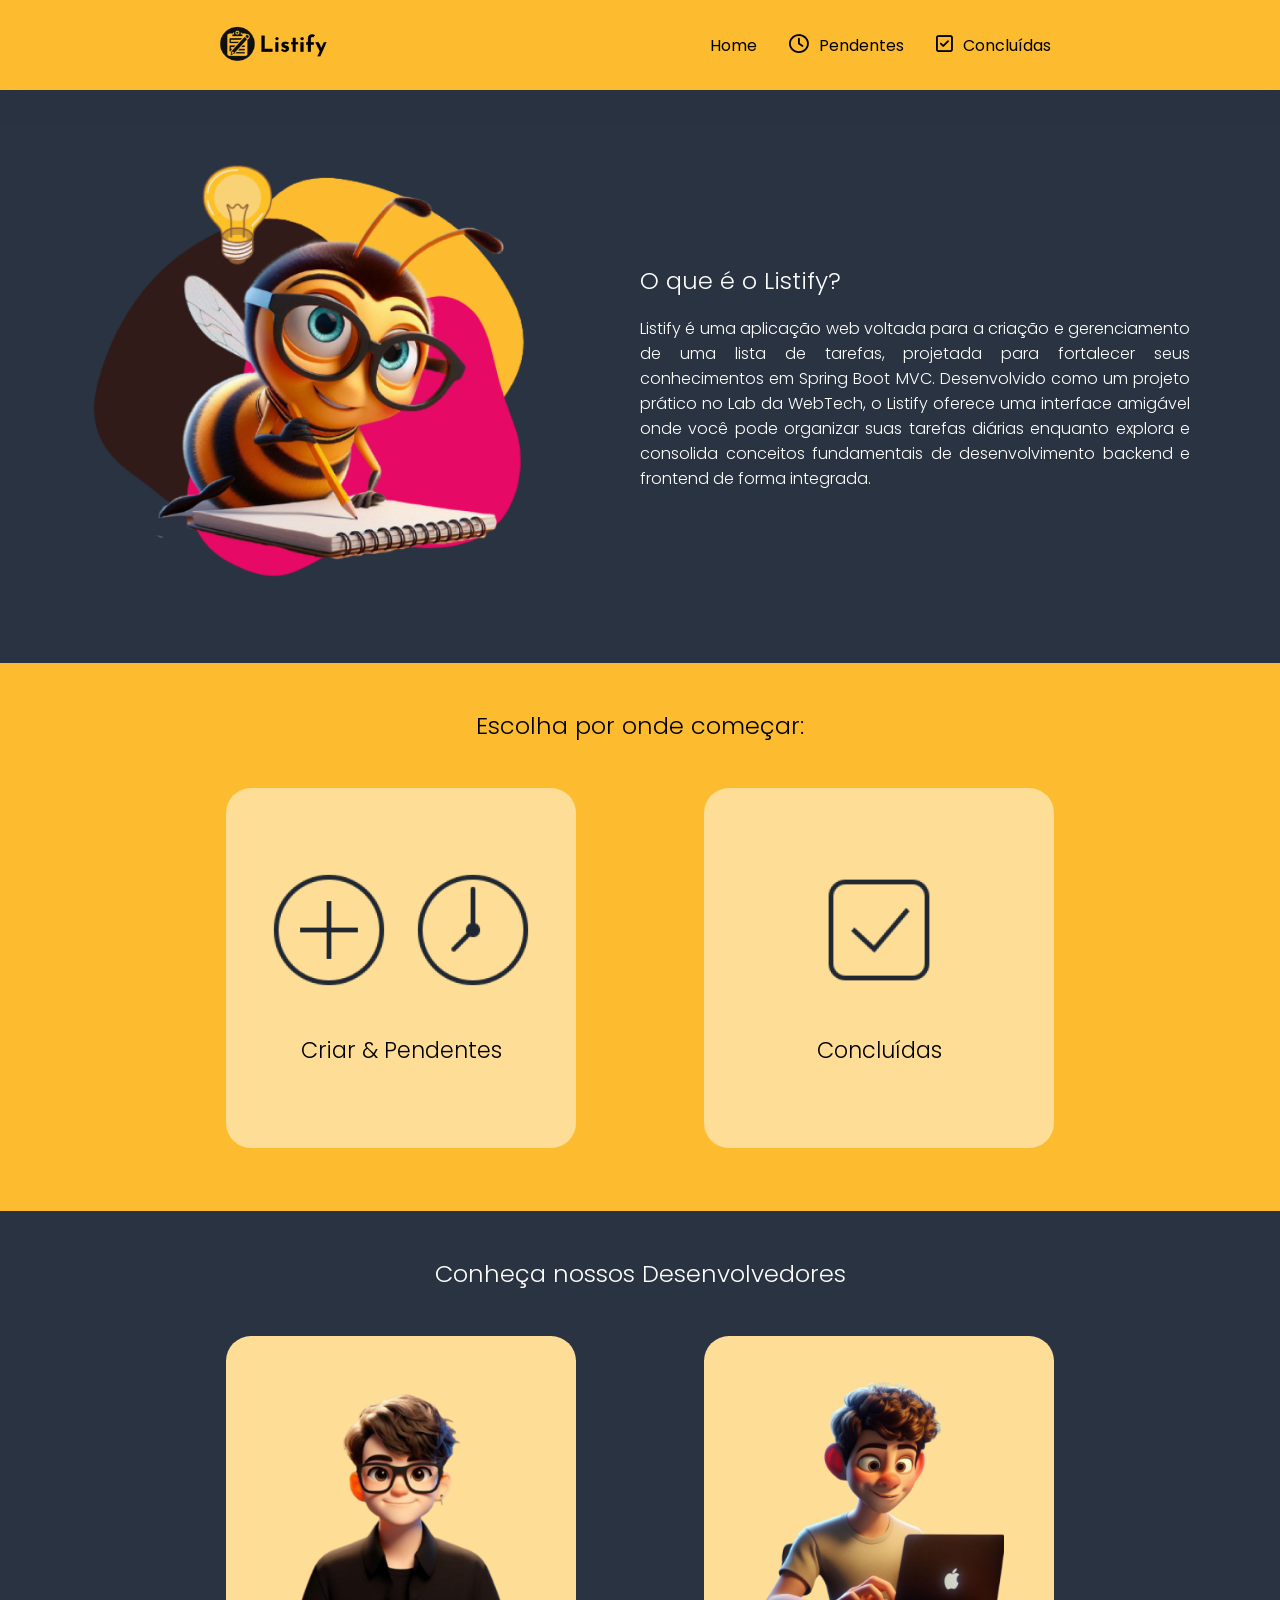
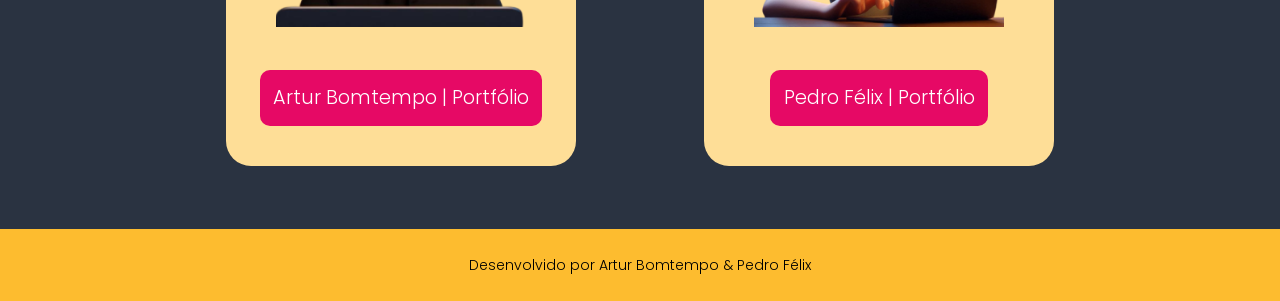
<file: index.html>
<!DOCTYPE html>
<html lang="pt-br">
    <head>
        <meta charset="UTF-8" />
        <meta name="authors" content="Artur Bomtempo e Pedro Félix" />
        <meta name="viewport" content="width=device-width, initial-scale=1.0" />
        <title>Home | Listify</title>
        <!-- === Favicon === -->
        <link rel="icon" type="image/svg+xml" href="./assets/images/favicon.png" />
        <!-- === Font === -->
        <link rel="preconnect" href="https://fonts.googleapis.com" />
        <link rel="preconnect" href="https://fonts.gstatic.com" crossorigin />
        <link
            href="https://fonts.googleapis.com/css2?family=Poppins:ital,wght@0,100;0,200;0,300;0,400;0,500;0,600;0,700;0,800;0,900;1,100;1,200;1,300;1,400;1,500;1,600;1,700;1,800;1,900&display=swap"
            rel="stylesheet"
        />
        <!-- === Font Awesome === -->
        <link
            rel="stylesheet"
            href="https://cdnjs.cloudflare.com/ajax/libs/font-awesome/6.5.2/css/all.min.css"
            integrity="sha512-SnH5WK+bZxgPHs44uWIX+LLJAJ9/2PkPKZ5QiAj6Ta86w+fsb2TkcmfRyVX3pBnMFcV7oQPJkl9QevSCWr3W6A=="
            crossorigin="anonymous"
            referrerpolicy="no-referrer"
        />
        <!-- === CSS Files === -->
        <link rel="stylesheet" href="./assets/css/style.css" />
        <link rel="stylesheet" href="./assets/css/home/home.css" />
    </head>
    <body>
        <!-- === Header === -->
        <header>
            <a href="./index.html">
                <img src="./assets/images/black-logo.png" alt="Logotipo da Listify" />
            </a>
            <nav>
                <a href="./index.html" onclick="showNavbar()">Home</a>
                <a href="./pages/manage-tasks.html" onclick="showNavbar()"
                    ><i class="fa-regular fa-clock"></i> Pendentes</a
                >
                <a href="./pages/completed-tasks.html" onclick="showNavbar()"
                    ><i class="fa-regular fa-square-check"></i> Concluídas</a
                >
                <button class="nav_btn nav_close_btn" onclick="showNavbar()">
                    <span class="fa fa-times"></span>
                </button>
            </nav>
            <button class="nav_btn" onclick="showNavbar()">
                <span class="fa fa-bars"></span>
            </button>
        </header>
        <!-- === Content === -->
        <main>
            <!-- === About Section === -->
            <section id="about">
                <div id="image">
                    <img src="./assets/images/home/main/bee.png" alt="Imagem da abelha" />
                </div>
                <div id="content">
                    <h1 class="title">O que é o Listify?</h1>
                    <p id="text">
                        Listify é uma aplicação web voltada para a criação e gerenciamento de uma
                        lista de tarefas, projetada para fortalecer seus conhecimentos em Spring
                        Boot MVC. Desenvolvido como um projeto prático no Lab da WebTech, o Listify
                        oferece uma interface amigável onde você pode organizar suas tarefas diárias
                        enquanto explora e consolida conceitos fundamentais de desenvolvimento
                        backend e frontend de forma integrada.
                    </p>
                </div>
            </section>
            <!-- === Menu Section === -->
            <section id="menu">
                <h1 class="title">Escolha por onde começar:</h1>
                <div id="options">
                    <a href="./pages/manage-tasks.html">
                        <div class="option">
                            <div class="icons">
                                <img
                                    src="./assets/images/home/menu/plus.png"
                                    alt="Ícone de adição"
                                />
                                <img
                                    src="./assets//images/home/menu/clock.png"
                                    alt="Ícone de relógio"
                                />
                            </div>
                            <h3>Criar & Pendentes</h3>
                        </div>
                    </a>
                    <a href="./pages/completed-tasks.html">
                        <div class="option">
                            <div class="icons">
                                <img
                                    src="./assets//images/home/menu/check.png"
                                    alt="Ícone de conclusão"
                                />
                            </div>
                            <h3>Concluídas</h3>
                        </div>
                    </a>
                </div>
            </section>
            <!-- ===  Developers Section === -->
            <section id="developers">
                <h1 class="title">Conheça nossos Desenvolvedores</h1>
                <div id="options">
                    <div class="option">
                        <div class="avatar">
                            <img
                                src="./assets/images/home/developers/artur.png"
                                alt="Avatar de Artur Bomtempo"
                            />
                        </div>
                        <h3>
                            Artur Bomtempo |
                            <a href="https://arturbomtempo.dev/" target="_blank">Portfólio</a>
                        </h3>
                    </div>
                    <div class="option">
                        <div class="avatar">
                            <img
                                src="./assets/images/home/developers/pedro.png"
                                alt="Avatar de Pedro Félix"
                            />
                        </div>
                        <h3>
                            Pedro Félix |
                            <a
                                href="https://prismatic-semifreddo-4127a3.netlify.app/"
                                target="_blank"
                                >Portfólio</a
                            >
                        </h3>
                    </div>
                </div>
            </section>
        </main>
        <!-- === Footer === -->
        <footer>
            <p>
                Desenvolvido por
                <a href="https://github.com/ArturColen" target="_blank">Artur Bomtempo</a> &
                <a href="https://github.com/Pedro-HFelix" target="_blank">Pedro Félix</a>
            </p>
        </footer>

        <!-- === JS File === -->
        <script src="./assets/js/menu.js"></script>
    </body>
</html>
</file>
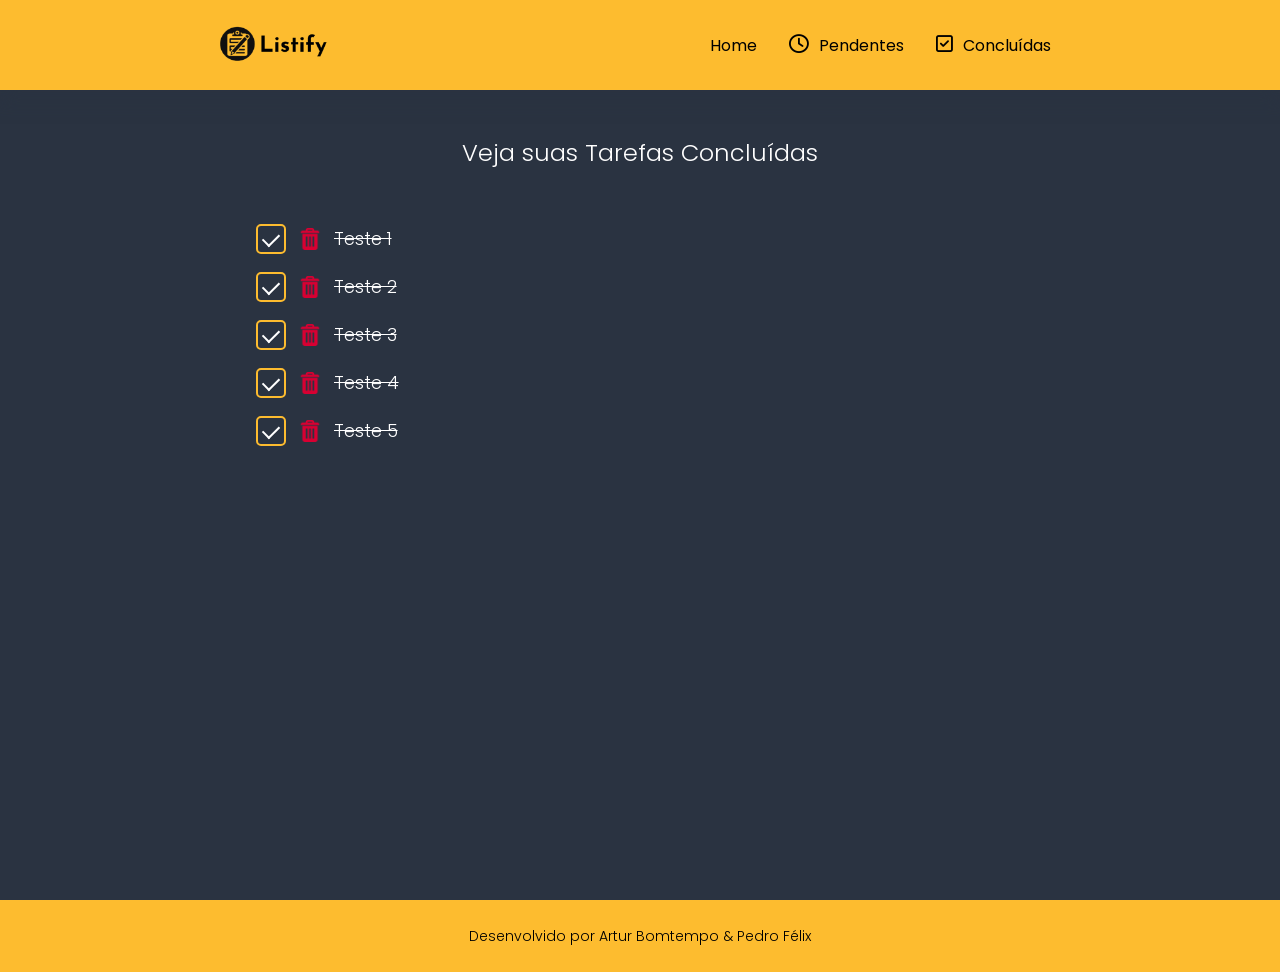
<file: pages/completed-tasks.html>
<!DOCTYPE html>
<html lang="pt-br">
    <head>
        <meta charset="UTF-8" />
        <meta name="viewport" content="width=device-width, initial-scale=1.0" />
        <title>Tarefas Concluídas | Listify</title>
        <!-- === Favicon === -->
        <link rel="icon" type="image/svg+xml" href="../assets/images/favicon.png" />
        <!-- === Font === -->
        <link rel="preconnect" href="https://fonts.googleapis.com" />
        <link rel="preconnect" href="https://fonts.gstatic.com" crossorigin />
        <link
            href="https://fonts.googleapis.com/css2?family=Poppins:ital,wght@0,100;0,200;0,300;0,400;0,500;0,600;0,700;0,800;0,900;1,100;1,200;1,300;1,400;1,500;1,600;1,700;1,800;1,900&display=swap"
            rel="stylesheet"
        />
        <!-- === Font Awesome === -->
        <link
            rel="stylesheet"
            href="https://cdnjs.cloudflare.com/ajax/libs/font-awesome/6.5.2/css/all.min.css"
            integrity="sha512-SnH5WK+bZxgPHs44uWIX+LLJAJ9/2PkPKZ5QiAj6Ta86w+fsb2TkcmfRyVX3pBnMFcV7oQPJkl9QevSCWr3W6A=="
            crossorigin="anonymous"
            referrerpolicy="no-referrer"
        />
        <!-- === CSS Files === -->
        <link rel="stylesheet" href="../assets/css/style.css" />
        <link rel="stylesheet" href="../assets/css/tasks/completed-tasks.css" />
    </head>
    <body>
        <!-- === Header === -->
        <header>
            <a href="../index.html">
                <img src="../assets/images/black-logo.png" alt="Logotipo da Listify" />
            </a>
            <nav>
                <a href="../index.html" onclick="showNavbar()">Home</a>
                <a href="./manage-tasks.html" onclick="showNavbar()"
                    ><i class="fa-regular fa-clock"></i> Pendentes</a
                >
                <a href="./completed-tasks.html" onclick="showNavbar()"
                    ><i class="fa-regular fa-square-check"></i> Concluídas</a
                >
                <button class="nav_btn nav_close_btn" onclick="showNavbar()">
                    <span class="fa fa-times"></span>
                </button>
            </nav>
            <button class="nav_btn" onclick="showNavbar()">
                <span class="fa fa-bars"></span>
            </button>
        </header>
        <!-- === Content === -->
        <main>
            <!-- === Completed Tasks Section === -->
            <section id="completed-tasks">
                <h1 id="title">Veja suas Tarefas Concluídas</h1>
                <div id="completed-tasks-container">
                    <ul>
                        <li>
                            <input type="checkbox" checked />
                            <img
                                src="../assets/images/manage-tasks/trash-icon.svg"
                                alt="Ícone de lixeira"
                            />
                            <p>Teste 1</p>
                        </li>
                        <li>
                            <input type="checkbox" checked />
                            <img
                                src="../assets/images/manage-tasks/trash-icon.svg"
                                alt="Ícone de lixeira"
                            />
                            <p>Teste 2</p>
                        </li>
                        <li>
                            <input type="checkbox" checked />
                            <img
                                src="../assets/images/manage-tasks/trash-icon.svg"
                                alt="Ícone de lixeira"
                            />
                            <p>Teste 3</p>
                        </li>
                        <li>
                            <input type="checkbox" checked />
                            <img
                                src="../assets/images/manage-tasks/trash-icon.svg"
                                alt="Ícone de lixeira"
                            />
                            <p>Teste 4</p>
                        </li>
                        <li>
                            <input type="checkbox" checked />
                            <img
                                src="../assets/images/manage-tasks/trash-icon.svg"
                                alt="Ícone de lixeira"
                            />
                            <p>Teste 5</p>
                        </li>
                    </ul>
                </div>
            </section>
        </main>
        <!-- === Footer === -->
        <footer>
            <p>
                Desenvolvido por
                <a href="https://github.com/ArturColen" target="_blank">Artur Bomtempo</a> &
                <a href="https://github.com/Pedro-HFelix" target="_blank">Pedro Félix</a>
            </p>
        </footer>

        <!-- === JS File === -->
        <script src="../assets/js/menu.js"></script>
    </body>
</html>
</file>
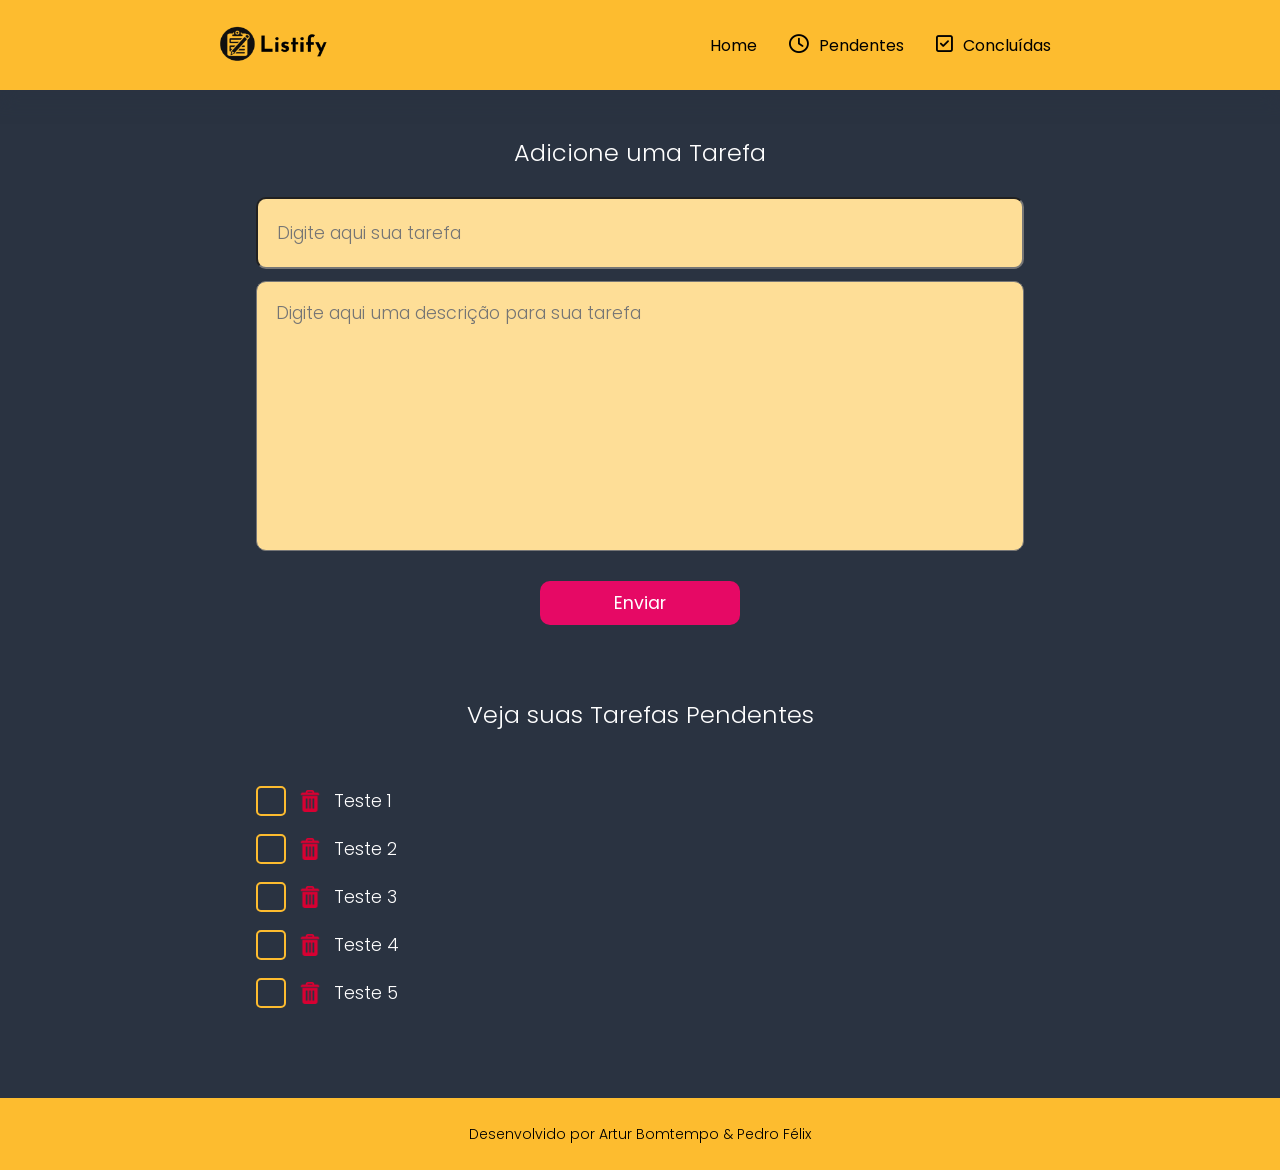
<file: pages/manage-tasks.html>
<!DOCTYPE html>
<html lang="pt-br">
    <head>
        <meta charset="UTF-8" />
        <meta name="viewport" content="width=device-width, initial-scale=1.0" />
        <title>Gerenciar Tarefas | Listify</title>
        <!-- === Favicon === -->
        <link rel="icon" type="image/svg+xml" href="../assets/images/favicon.png" />
        <!-- === Font === -->
        <link rel="preconnect" href="https://fonts.googleapis.com" />
        <link rel="preconnect" href="https://fonts.gstatic.com" crossorigin />
        <link
            href="https://fonts.googleapis.com/css2?family=Poppins:ital,wght@0,100;0,200;0,300;0,400;0,500;0,600;0,700;0,800;0,900;1,100;1,200;1,300;1,400;1,500;1,600;1,700;1,800;1,900&display=swap"
            rel="stylesheet"
        />
        <!-- === Font Awesome === -->
        <link
            rel="stylesheet"
            href="https://cdnjs.cloudflare.com/ajax/libs/font-awesome/6.5.2/css/all.min.css"
            integrity="sha512-SnH5WK+bZxgPHs44uWIX+LLJAJ9/2PkPKZ5QiAj6Ta86w+fsb2TkcmfRyVX3pBnMFcV7oQPJkl9QevSCWr3W6A=="
            crossorigin="anonymous"
            referrerpolicy="no-referrer"
        />
        <!-- === CSS Files === -->
        <link rel="stylesheet" href="../assets/css/style.css" />
        <link rel="stylesheet" href="../assets/css/tasks/manage-tasks.css" />
    </head>
    <body>
        <!-- === Header === -->
        <header>
            <a href="../index.html">
                <img src="../assets/images/black-logo.png" alt="Logotipo da Listify" />
            </a>
            <nav>
                <a href="../index.html" onclick="showNavbar()">Home</a>
                <a href="./manage-tasks.html" onclick="showNavbar()"
                    ><i class="fa-regular fa-clock"></i> Pendentes</a
                >
                <a href="./completed-tasks.html" onclick="showNavbar()"
                    ><i class="fa-regular fa-square-check"></i> Concluídas</a
                >
                <button class="nav_btn nav_close_btn" onclick="showNavbar()">
                    <span class="fa fa-times"></span>
                </button>
            </nav>
            <button class="nav_btn" onclick="showNavbar()">
                <span class="fa fa-bars"></span>
            </button>
        </header>
        <!-- === Content === -->
        <main>
            <!-- === Add Task Section === -->
            <section id="add-task">
                <h1 class="title">Adicione uma Tarefa</h1>
                <div id="form-container">
                    <form>
                        <input type="text" placeholder="Digite aqui sua tarefa" />
                        <textarea
                            placeholder="Digite aqui uma descrição para sua tarefa"
                        ></textarea>
                        <button type="submit">Enviar</button>
                    </form>
                </div>
            </section>
            <!-- === Pending Tasks Section === -->
            <section id="pending-tasks">
                <h1 class="title">Veja suas Tarefas Pendentes</h1>
                <div id="pending-tasks-container">
                    <ul>
                        <li>
                            <input type="checkbox" />
                            <img
                                src="../assets/images/manage-tasks/trash-icon.svg"
                                alt="Ícone de lixeira"
                            />
                            <a href="./task-details.html"><p>Teste 1</p></a>
                        </li>
                        <li>
                            <input type="checkbox" />
                            <img
                                src="../assets/images/manage-tasks/trash-icon.svg"
                                alt="Ícone de lixeira"
                            />
                            <a href="./task-details.html"><p>Teste 2</p></a>
                        </li>
                        <li>
                            <input type="checkbox" />
                            <img
                                src="../assets/images/manage-tasks/trash-icon.svg"
                                alt="Ícone de lixeira"
                            />
                            <a href="./task-details.html"><p>Teste 3</p></a>
                        </li>
                        <li>
                            <input type="checkbox" />
                            <img
                                src="../assets/images/manage-tasks/trash-icon.svg"
                                alt="Ícone de lixeira"
                            />
                            <a href="./task-details.html"><p>Teste 4</p></a>
                        </li>
                        <li>
                            <input type="checkbox" />
                            <img
                                src="../assets/images/manage-tasks/trash-icon.svg"
                                alt="Ícone de lixeira"
                            />
                            <a href="./task-details.html"><p>Teste 5</p></a>
                        </li>
                    </ul>
                </div>
            </section>
        </main>
        <!-- === Footer === -->
        <footer>
            <p>
                Desenvolvido por
                <a href="https://github.com/ArturColen" target="_blank">Artur Bomtempo</a> &
                <a href="https://github.com/Pedro-HFelix" target="_blank">Pedro Félix</a>
            </p>
        </footer>

        <!-- === JS File === -->
        <script src="../assets/js/menu.js"></script>
    </body>
</html>
</file>
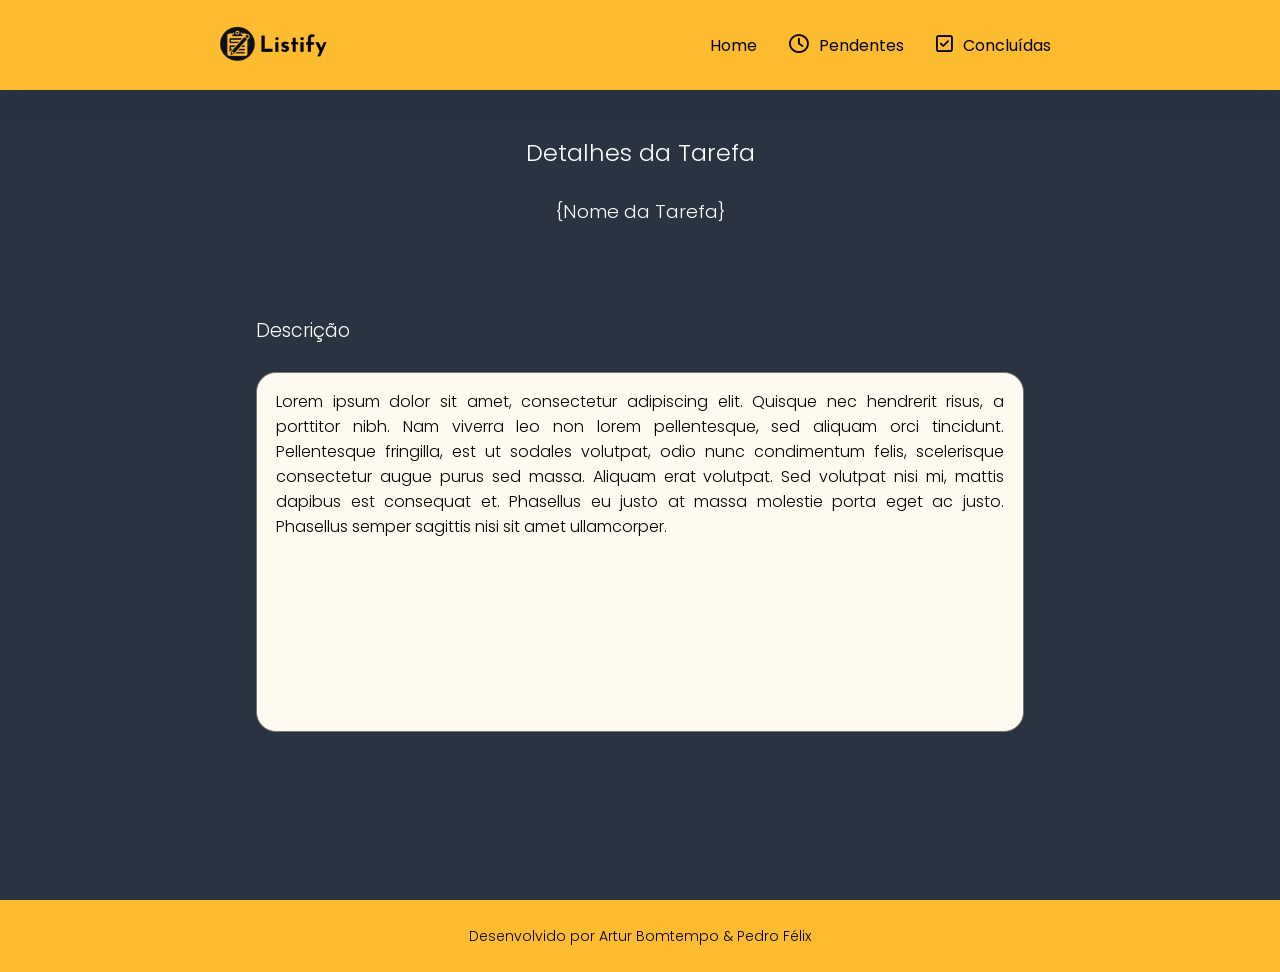
<file: pages/task-details.html>
<!DOCTYPE html>
<html lang="pt-br">
    <head>
        <meta charset="UTF-8" />
        <meta name="viewport" content="width=device-width, initial-scale=1.0" />
        <title>Dealhes da Tarefa | Listify</title>
        <!-- === Favicon === -->
        <link rel="icon" type="image/svg+xml" href="../assets/images/favicon.png" />
        <!-- === Font === -->
        <link rel="preconnect" href="https://fonts.googleapis.com" />
        <link rel="preconnect" href="https://fonts.gstatic.com" crossorigin />
        <link
            href="https://fonts.googleapis.com/css2?family=Poppins:ital,wght@0,100;0,200;0,300;0,400;0,500;0,600;0,700;0,800;0,900;1,100;1,200;1,300;1,400;1,500;1,600;1,700;1,800;1,900&display=swap"
            rel="stylesheet"
        />
        <!-- === Font Awesome === -->
        <link
            rel="stylesheet"
            href="https://cdnjs.cloudflare.com/ajax/libs/font-awesome/6.5.2/css/all.min.css"
            integrity="sha512-SnH5WK+bZxgPHs44uWIX+LLJAJ9/2PkPKZ5QiAj6Ta86w+fsb2TkcmfRyVX3pBnMFcV7oQPJkl9QevSCWr3W6A=="
            crossorigin="anonymous"
            referrerpolicy="no-referrer"
        />
        <!-- === CSS Files === -->
        <link rel="stylesheet" href="../assets/css/style.css" />
        <link rel="stylesheet" href="../assets/css/tasks/task-details.css" />
    </head>
    <body>
        <!-- === Header === -->
        <header>
            <a href="../index.html">
                <img src="../assets/images/black-logo.png" alt="Logotipo da Listify" />
            </a>
            <nav>
                <a href="../index.html" onclick="showNavbar()">Home</a>
                <a href="./manage-tasks.html" onclick="showNavbar()"
                    ><i class="fa-regular fa-clock"></i> Pendentes</a
                >
                <a href="./completed-tasks.html" onclick="showNavbar()"
                    ><i class="fa-regular fa-square-check"></i> Concluídas</a
                >
                <button class="nav_btn nav_close_btn" onclick="showNavbar()">
                    <span class="fa fa-times"></span>
                </button>
            </nav>
            <button class="nav_btn" onclick="showNavbar()">
                <span class="fa fa-bars"></span>
            </button>
        </header>
        <!-- === Content === -->
        <main>
            <!-- === Task Details Section === -->
            <section id="task-details">
                <h1 id="title">Detalhes da Tarefa</h1>
                <h3 id="task-name">{Nome da Tarefa}</h3>
                <div id="task-details-container">
                    <p id="description-title">Descrição</p>
                    <textarea readonly>
Lorem ipsum dolor sit amet, consectetur adipiscing elit. Quisque nec hendrerit risus, a porttitor nibh. Nam viverra leo non lorem pellentesque, sed aliquam orci tincidunt. Pellentesque fringilla, est ut sodales volutpat, odio nunc condimentum felis, scelerisque consectetur augue purus sed massa. Aliquam erat volutpat. Sed volutpat nisi mi, mattis dapibus est consequat et. Phasellus eu justo at massa molestie porta eget ac justo. Phasellus semper sagittis nisi sit amet ullamcorper.</textarea
                    >
                </div>
            </section>
        </main>
        <!-- === Footer === -->
        <footer>
            <p>
                Desenvolvido por
                <a href="https://github.com/ArturColen" target="_blank">Artur Bomtempo</a> &
                <a href="https://github.com/Pedro-HFelix" target="_blank">Pedro Félix</a>
            </p>
        </footer>

        <!-- === JS File === -->
        <script src="../assets/js/menu.js"></script>
    </body>
</html>
</file>
<file: assets/css/style.css>
/* === Color Variables === */
:root {
    --goldenrod-yellow: #fdbc2f;
    --pale-gold-yellow: #fede97;
    --midnight-navy-blue: #1f2733;
    --charcoal-blue: #2a3341;
    --pink-color: #e60965;
    --textarea-background: #fffaef;
    --black-color: #000;
    --white-color: #fff;
}

/* === Generic Styles === */
* {
    margin: 0;
    padding: 0;
    outline: none;
    box-sizing: border-box;
    font-family: 'Poppins', sans-serif;
}

body {
    width: 100%;
    overflow-x: hidden;
    background-color: var(--charcoal-blue);
}

a {
    text-decoration: none;
    color: var(--black-color);
}

a:link {
    color: var(--black-color);
}

a:visited {
    color: var(--black-color);
}

::selection {
    background-color: var(--goldenrod-yellow);
    color: var(--midnight-navy-blue);
}

::-webkit-scrollbar {
    width: 5px;
}

::-webkit-scrollbar-track {
    background: var(--midnight-navy-blue);
}

::-webkit-scrollbar-thumb {
    background-color: var(--pale-gold-yellow);
    width: 10px;
}

main {
    min-height: 90vh;
}

/* === Header === */
header {
    position: sticky;
    top: 0;
    left: 0;
    display: flex;
    align-items: center;
    justify-content: space-around;
    height: 10vh;
    padding: 0 2rem;
    background-color: var(--goldenrod-yellow);
    box-shadow: 0px 2px 20px 2px var(--charcoal-blue);
    color: var(--black-color);
    z-index: 1000;
}

header img {
    width: 120px;
}

header nav {
    display: flex;
    align-items: center;
}

nav a {
    margin: 0 1rem;
    color: var(--black-color);
    transition: ease all 0.5s;
}

nav a:hover {
    border-bottom: 1px solid var(--midnight-navy-blue);
}

header .nav_btn {
    padding: 5px;
    cursor: pointer;
    background: transparent;
    border: none;
    outline: none;
    color: var(--black-color);
    display: none;
    font-size: 1.3rem;
}

header div,
nav {
    display: flex;
    align-items: center;
}

header i {
    font-size: 1.2em;
    margin-right: 0.5vw;
}

/* === Footer === */
footer {
    font-size: 14px;
    font-weight: 300;
    height: 8vh;
    padding: 0 2vw;
    background-color: var(--goldenrod-yellow);
    display: flex;
    justify-content: center;
    align-items: center;
    text-align: center;
}

footer a:hover {
    border-bottom: 1px solid var(--black-color);
}

/* === Media Queries === */
@media screen and (max-width: 1024px) {
    header {
        justify-content: space-between;
    }

    header i {
        margin-right: 3vw;
    }

    header .nav_btn {
        display: block;
    }

    header nav {
        position: fixed;
        top: -100vh;
        left: 0;
        height: 100%;
        width: 100%;
        display: flex;
        flex-direction: column;
        align-items: center;
        justify-content: center;
        gap: 1.5rem;
        background-color: var(--goldenrod-yellow);
        transition: 1s;
    }

    header .responsive_nav {
        transform: translateY(100vh);
    }

    nav .nav_close_btn {
        position: absolute;
        top: 2rem;
        right: 2rem;
    }

    nav a {
        font-size: 1.2rem;
    }
}
</file>
<file: assets/css/home/home.css>
/* === About Section === */
main #about {
    margin: 5vh 10vh;
    color: var(--white-color);
    display: flex;
    align-items: center;
}

main #about #image,
main #about #content {
    width: 50%;
}

main #about #content .title,
main #about #content #text {
    font-weight: 300;
}

main #about #content .title {
    margin-bottom: 2vh;
}

main #about #content #text {
    text-align: justify;
}

main #about #image img {
    width: 450px;
}

/* === Menu Section === */
main #menu {
    padding-bottom: 5vh;
    background-color: var(--goldenrod-yellow);
}

main #menu .title {
    font-weight: 300;
    padding: 5vh 2vw 3vh 2vw;
    text-align: center;
}

main #menu #options {
    padding: 2vh 0;
    display: flex;
    justify-content: center;
    gap: 8em;
}

main #menu #options .option {
    width: 350px;
    height: 360px;
    background-color: var(--pale-gold-yellow);
    border-radius: 25px;
    display: flex;
    justify-content: center;
    align-items: center;
    flex-direction: column;
    transition: ease all 0.3s;
}

main #menu #options .option:hover {
    box-shadow: 0px 2px 10px 2px var(--charcoal-blue);
}

main #menu #options .option .icons {
    margin-bottom: 4vh;
}

main #menu #options .option .icons img {
    width: 120px;
    margin: 0 0.8vw;
}

main #menu #options .option h3 {
    font-size: 1.4em;
    font-weight: 300;
}

/* ===  Developers Section === */
main #developers {
    padding-bottom: 5vh;
}

main #developers .title {
    font-weight: 300;
    padding: 5vh 2vw 3vh 2vw;
    color: var(--white-color);
    text-align: center;
}

main #developers #options {
    padding: 2vh 0;
    display: flex;
    justify-content: center;
    gap: 8em;
}

main #developers #options .option {
    width: 350px;
    height: 430px;
    background-color: var(--pale-gold-yellow);
    border-radius: 25px;
    display: flex;
    justify-content: center;
    align-items: center;
    flex-direction: column;
    transition: ease all 0.3s;
}

main #developers #options .option:hover {
    box-shadow: 0px 2px 10px 2px var(--charcoal-blue);
}

main #developers #options .option .avatar {
    margin-bottom: 4vh;
}

main #developers #options .option .avatar img {
    width: 250px;
    margin: 0 0.8vw;
}

main #developers #options .option h3 {
    font-size: 1.2em;
    font-weight: 300;
    padding: 0.7em;
    border-radius: 10px;
    background-color: var(--pink-color);
    color: var(--white-color);
}

main #developers #options .option h3 a {
    color: var(--white-color);
    transition: ease all 0.5s;
}

main #developers #options .option h3 a:hover {
    font-weight: 500;
}

/* === Media Queries === */
@media screen and (max-width: 1238px) {
    main #about {
        margin: 0 5vh;
    }
}

@media screen and (max-width: 998px) {
    main #about {
        margin: 8vh 10vh;
        flex-direction: column;
    }

    main #about #image,
    main #about #content {
        width: 100%;
        text-align: center;
        justify-content: center;
    }

    main #about #image {
        margin-bottom: 4vh;
    }

    main #menu #options .option {
        width: 320px;
        height: 330px;
    }

    main #developers #options .option {
        width: 320px;
    }

    main #developers #options .option h3 {
        font-size: 1.1em;
    }
}

@media screen and (max-width: 839px) {
    main #menu #options,
    main #developers #options {
        gap: 4em;
    }

    main #menu #options .option {
        width: 280px;
    }

    main #menu #options .option .icons img {
        width: 100px;
    }

    main #developers #options .option {
        width: 280px;
        height: 400px;
    }

    main #developers #options .option .avatar img {
        width: 200px;
    }

    main #developers #options .option h3 {
        font-size: 1em;
    }
}

@media screen and (max-width: 642px) {
    main #menu #options .option {
        width: 260px;
        height: 300px;
    }

    main #menu #options .option .icons img {
        width: 80px;
    }

    main #menu #options .option h3 {
        font-size: 1.2em;
    }

    main #developers #options .option {
        width: 260px;
        height: 370px;
    }

    main #developers #options .option .avatar img {
        width: 170px;
    }
}

@media screen and (max-width: 598px) {
    main #about {
        margin: 8vh 5vh;
        flex-direction: column;
    }

    main #about #image img {
        width: 380px;
    }
}

@media screen and (max-width: 593px) {
    main #menu #options,
    main #developers #options {
        gap: 3em;
    }

    main #menu #options .option {
        width: 220px;
        height: 280px;
        border-radius: 15px;
    }

    main #developers #options .option {
        width: 220px;
        height: 260px;
        border-radius: 15px;
    }

    main #developers #options .option .avatar img {
        width: 150px;
    }

    main #developers #options .option h3 {
        font-size: 0.8em;
        padding: 0.9em;
    }
}

@media screen and (max-width: 555px) {
    main #about #image img {
        width: 350px;
    }
}

@media screen and (max-width: 504px) {
    main #menu #options,
    main #developers #options {
        gap: 2em;
    }

    main #menu #options .option {
        width: 200px;
        height: 240px;
    }

    main #menu #options .option .icons img {
        width: 70px;
    }

    main #menu #options .option h3 {
        font-size: 1.1em;
    }

    main #developers #options .option {
        width: 200px;
    }

    main #developers #options .option .avatar {
        margin-bottom: 3vh;
    }

    main #developers #options .option h3 {
        font-size: 0.75em;
    }
}

@media screen and (max-width: 448px) {
    main #menu #options .option {
        width: 165px;
        height: 200px;
    }

    main #menu #options .option .icons img {
        width: 60px;
    }

    main #menu #options .option h3 {
        font-size: 1em;
    }

    main #developers #options .option {
        width: 165px;
        height: 220px;
    }

    main #developers #options .option .avatar {
        margin-bottom: 2vh;
    }

    main #developers #options .option .avatar img {
        width: 120px;
    }

    main #developers #options .option h3 {
        font-size: 0.65em;
    }
}

@media screen and (max-width: 390px) {
    main #menu #options .option {
        width: 155px;
        height: 190px;
    }

    main #menu #options .option .icons img {
        width: 55px;
    }

    main #menu #options .option h3 {
        font-size: 0.9em;
    }

    main #developers #options .option {
        width: 155px;
        height: 210px;
    }

    main #developers #options .option .avatar img {
        width: 110px;
    }

    main #developers #options .option h3 {
        font-size: 0.6em;
    }
}

@media screen and (max-width: 406px) {
    main #about #image img {
        width: 300px;
    }
}

@media screen and (max-width: 370px) {
    main #about #image img {
        width: 250px;
    }
}
</file>
<file: assets/css/tasks/completed-tasks.css>
/* === Completed Tasks Section === */
main #completed-tasks #title {
    font-weight: 300;
    padding: 5vh 2vw 3vh 2vw;
    color: var(--white-color);
    text-align: center;
}

main #completed-tasks #completed-tasks-container {
    width: 60%;
    margin: 3vh auto 10vh auto;
}

main #completed-tasks #completed-tasks-container ul li {
    margin: 2vh 0;
    list-style: none;
    display: flex;
    align-items: center;
}

main #completed-tasks #completed-tasks-container ul li input {
    appearance: none;
    width: 30px;
    height: 30px;
    border: 2px solid var(--goldenrod-yellow);
    border-radius: 5px;
    background-color: var(--charcoal-blue);
    position: relative;
    cursor: pointer;
}

main #completed-tasks #completed-tasks-container ul li input:checked {
    background-color: var(--charcoal-blue);
}

main #completed-tasks #completed-tasks-container ul li input:checked::after {
    content: '';
    position: absolute;
    top: 4px;
    left: 8px;
    width: 8px;
    height: 14px;
    border: solid var(--white-color);
    border-width: 0 2px 2px 0;
    transform: rotate(45deg);
}

main #completed-tasks #completed-tasks-container ul li img {
    width: 22px;
    margin: 0 1vw;
}

main #completed-tasks #completed-tasks-container ul li p {
    font-size: 1.2em;
    font-weight: 300;
    color: var(--white-color);
    font-size: 1.1em;
    font-weight: 300;
    color: var(--white-color);
    width: 90%;
    overflow: hidden;
    text-overflow: ellipsis;
    white-space: nowrap;
    display: block;
    text-decoration: line-through;
}

/* === Media Queries === */
@media screen and (max-width: 1041px) {
    main #add-task #form-container {
        width: 70%;
    }
}

@media screen and (max-width: 787px) {
    main #add-task #form-container {
        width: 80%;
    }

    main #completed-tasks #completed-tasks-container {
        width: 75%;
    }
}

@media screen and (max-width: 475px) {
    main #completed-tasks #completed-tasks-container {
        width: 85%;
    }

    main #completed-tasks #completed-tasks-container ul li input {
        width: 25px;
        height: 25px;
    }

    main #completed-tasks #completed-tasks-container ul li img {
        width: 18px;
        margin: 0 2vw;
    }

    main #completed-tasks #completed-tasks-container ul li input:checked::after {
        top: 2px;
        left: 6px;
    }
}
</file>
<file: assets/css/tasks/manage-tasks.css>
main .title {
    font-weight: 300;
    padding: 5vh 2vw 3vh 2vw;
    color: var(--white-color);
    text-align: center;
}

/* === Add Task Section === */
main #add-task #form-container {
    width: 60%;
    margin: 0 auto 3vh auto;
    display: flex;
    justify-content: center;
    align-items: center;
}

main #add-task #form-container form {
    width: 100%;
    display: flex;
    flex-direction: column;
    gap: 12px;
}

main #add-task #form-container form input,
main #add-task #form-container form textarea {
    font-size: 1.1em;
    font-weight: 300;
    border-radius: 10px;
    padding: 0 1.5vw;
    background-color: var(--pale-gold-yellow);
    color: var(--black-color);
}

main #add-task #form-container form input {
    height: 8vh;
}

main #add-task #form-container form textarea {
    height: 30vh;
    padding-top: 1em;
    padding-bottom: 1em;
    text-align: justify;
    resize: none;
}

main #add-task #form-container form button {
    width: 200px;
    font-size: 1.1em;
    font-weight: 400;
    margin: 2vh auto 0 auto;
    padding: 01vh;
    border: 0;
    border-radius: 10px;
    background-color: var(--pink-color);
    color: var(--white-color);
    cursor: pointer;
    transition: ease all 0.5s;
}

main #add-task #form-container form button:hover {
    opacity: 85%;
}

/* === Pending Tasks Section === */
main #pending-tasks #pending-tasks-container {
    width: 60%;
    margin: 3vh auto 10vh auto;
}

main #pending-tasks #pending-tasks-container ul li {
    margin: 2vh 0;
    list-style: none;
    display: flex;
    align-items: center;
}

main #pending-tasks #pending-tasks-container ul li input {
    appearance: none;
    width: 30px;
    height: 30px;
    border: 2px solid var(--goldenrod-yellow);
    border-radius: 5px;
    background-color: var(--charcoal-blue);
    position: relative;
    cursor: pointer;
}

main #pending-tasks #pending-tasks-container ul li input:checked {
    background-color: var(--charcoal-blue);
}

main #pending-tasks #pending-tasks-container ul li input:checked::after {
    content: '';
    position: absolute;
    top: 4px;
    left: 8px;
    width: 8px;
    height: 14px;
    border: solid var(--white-color);
    border-width: 0 2px 2px 0;
    transform: rotate(45deg);
}

main #pending-tasks #pending-tasks-container ul li img {
    width: 22px;
    margin: 0 1vw;
}

main #pending-tasks #pending-tasks-container ul li a {
    width: 90%;
}

main #pending-tasks #pending-tasks-container ul li a:hover {
    opacity: 60%;
}

main #pending-tasks #pending-tasks-container ul li p {
    font-size: 1.2em;
    font-weight: 300;
    color: var(--white-color);
    font-size: 1.1em;
    font-weight: 300;
    color: var(--white-color);
    overflow: hidden;
    text-overflow: ellipsis;
    white-space: nowrap;
    display: block;
}

/* === Media Queries === */
@media screen and (max-width: 1041px) {
    main #add-task #form-container {
        width: 70%;
    }
}

@media screen and (max-width: 787px) {
    main #add-task #form-container {
        width: 80%;
    }

    main #pending-tasks #pending-tasks-container {
        width: 75%;
    }
}

@media screen and (max-width: 475px) {
    main #pending-tasks #pending-tasks-container {
        width: 85%;
    }

    main #pending-tasks #pending-tasks-container ul li input {
        width: 25px;
        height: 25px;
    }

    main #pending-tasks #pending-tasks-container ul li img {
        width: 18px;
        margin: 0 2vw;
    }

    main #pending-tasks #pending-tasks-container ul li input:checked::after {
        top: 2px;
        left: 6px;
    }
}
</file>
<file: assets/css/tasks/task-details.css>
/* === Task Details Section === */
main #task-details #title,
main #task-details #task-name {
    font-weight: 300;
    color: var(--white-color);
    text-align: center;
}

main #task-details #title {
    padding: 5vh 2vw 3vh 2vw;
}

main #task-details #task-name {
    margin-bottom: 10vh;
}

main #task-details #task-details-container {
    width: 60%;
    margin: 0 auto 3vh auto;
    display: flex;
    flex-direction: column;
}

main #task-details #task-details-container #description-title {
    font-size: 1.2em;
    font-weight: 300;
    color: var(--white-color);
    margin-bottom: 3vh;
}

main #task-details #task-details-container textarea {
    height: 40vh;
    font-size: 1em;
    font-weight: 300;
    border-radius: 20px;
    padding: 1em 1.5vw;
    background-color: var(--textarea-background);
    text-align: justify;
    resize: none;
}

/* === Media Queries === */
@media screen and (max-width: 1102px) {
    main #task-details #task-details-container {
        width: 70%;
    }
}

@media screen and (max-width: 871px) {
    main #task-details #task-details-container {
        width: 80%;
    }

    main #task-details #task-details-container textarea {
        padding: 1em 5vw;
    }
}
</file>
